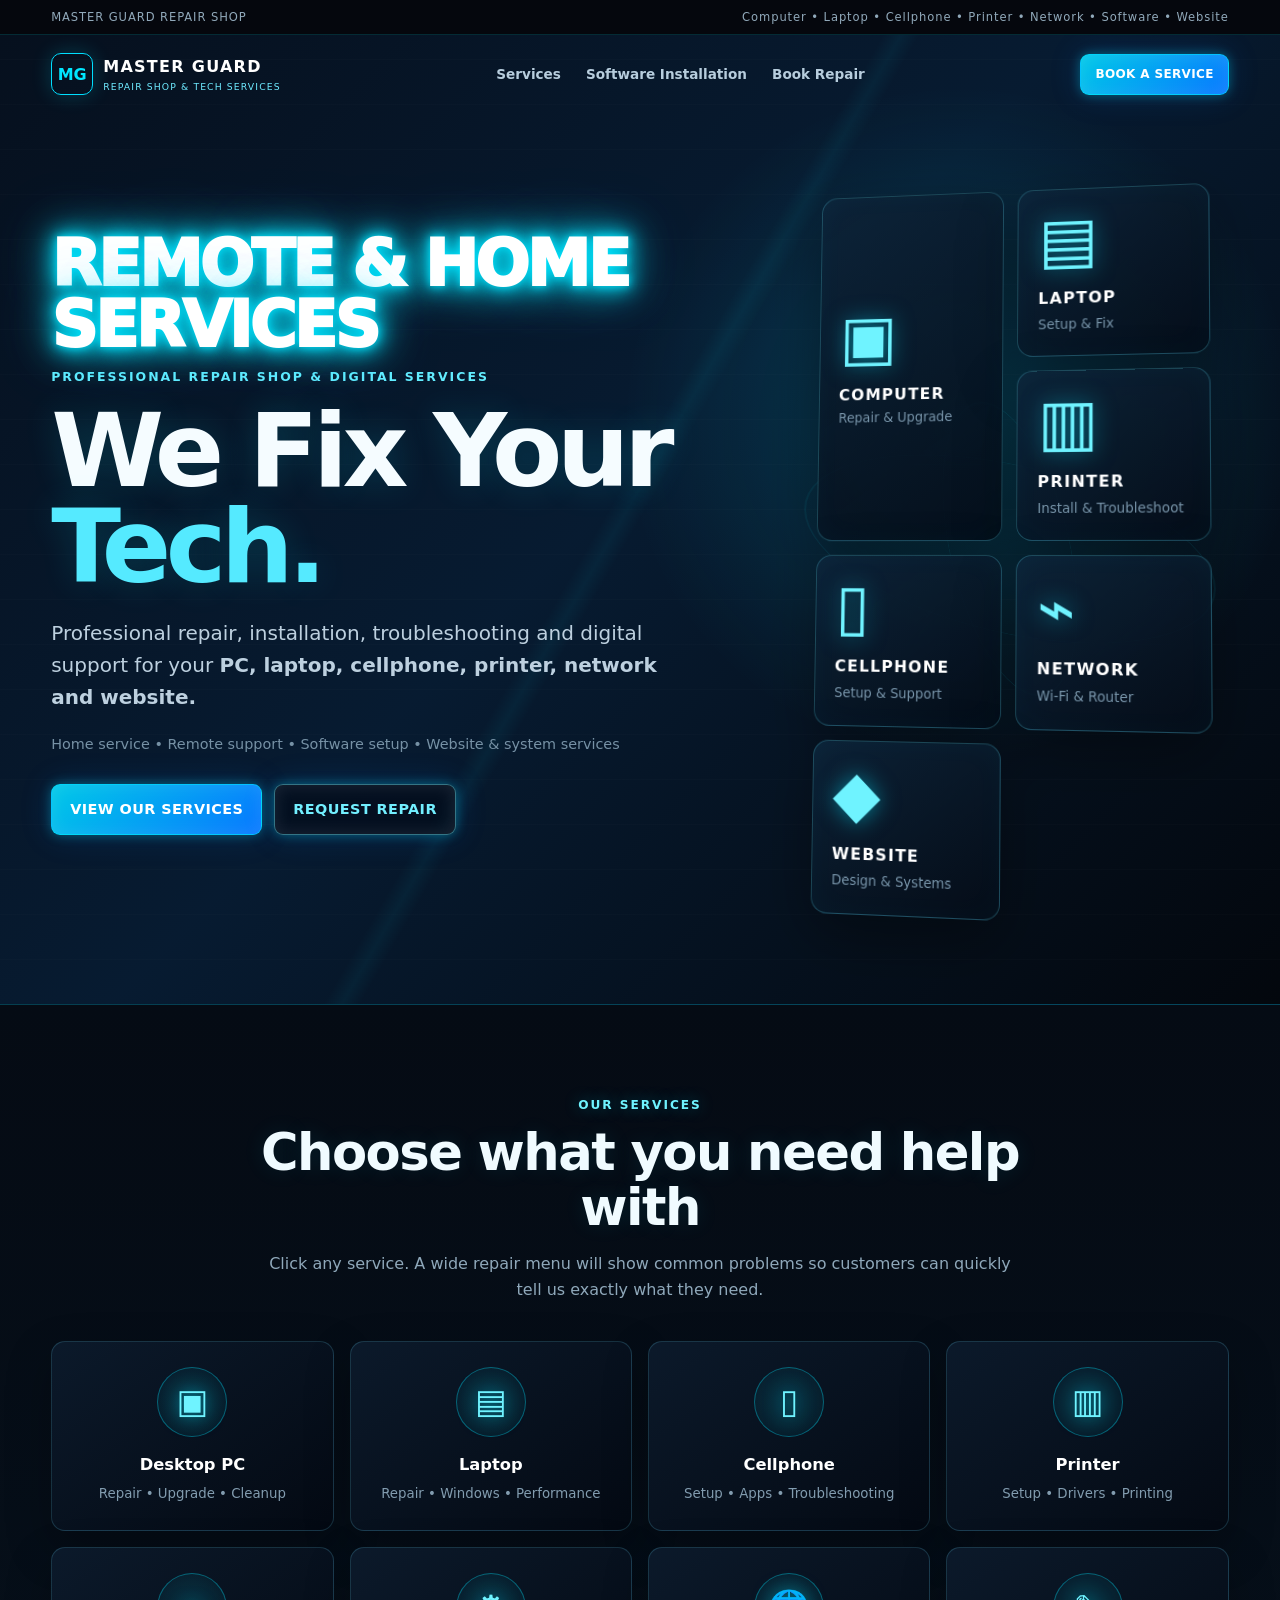
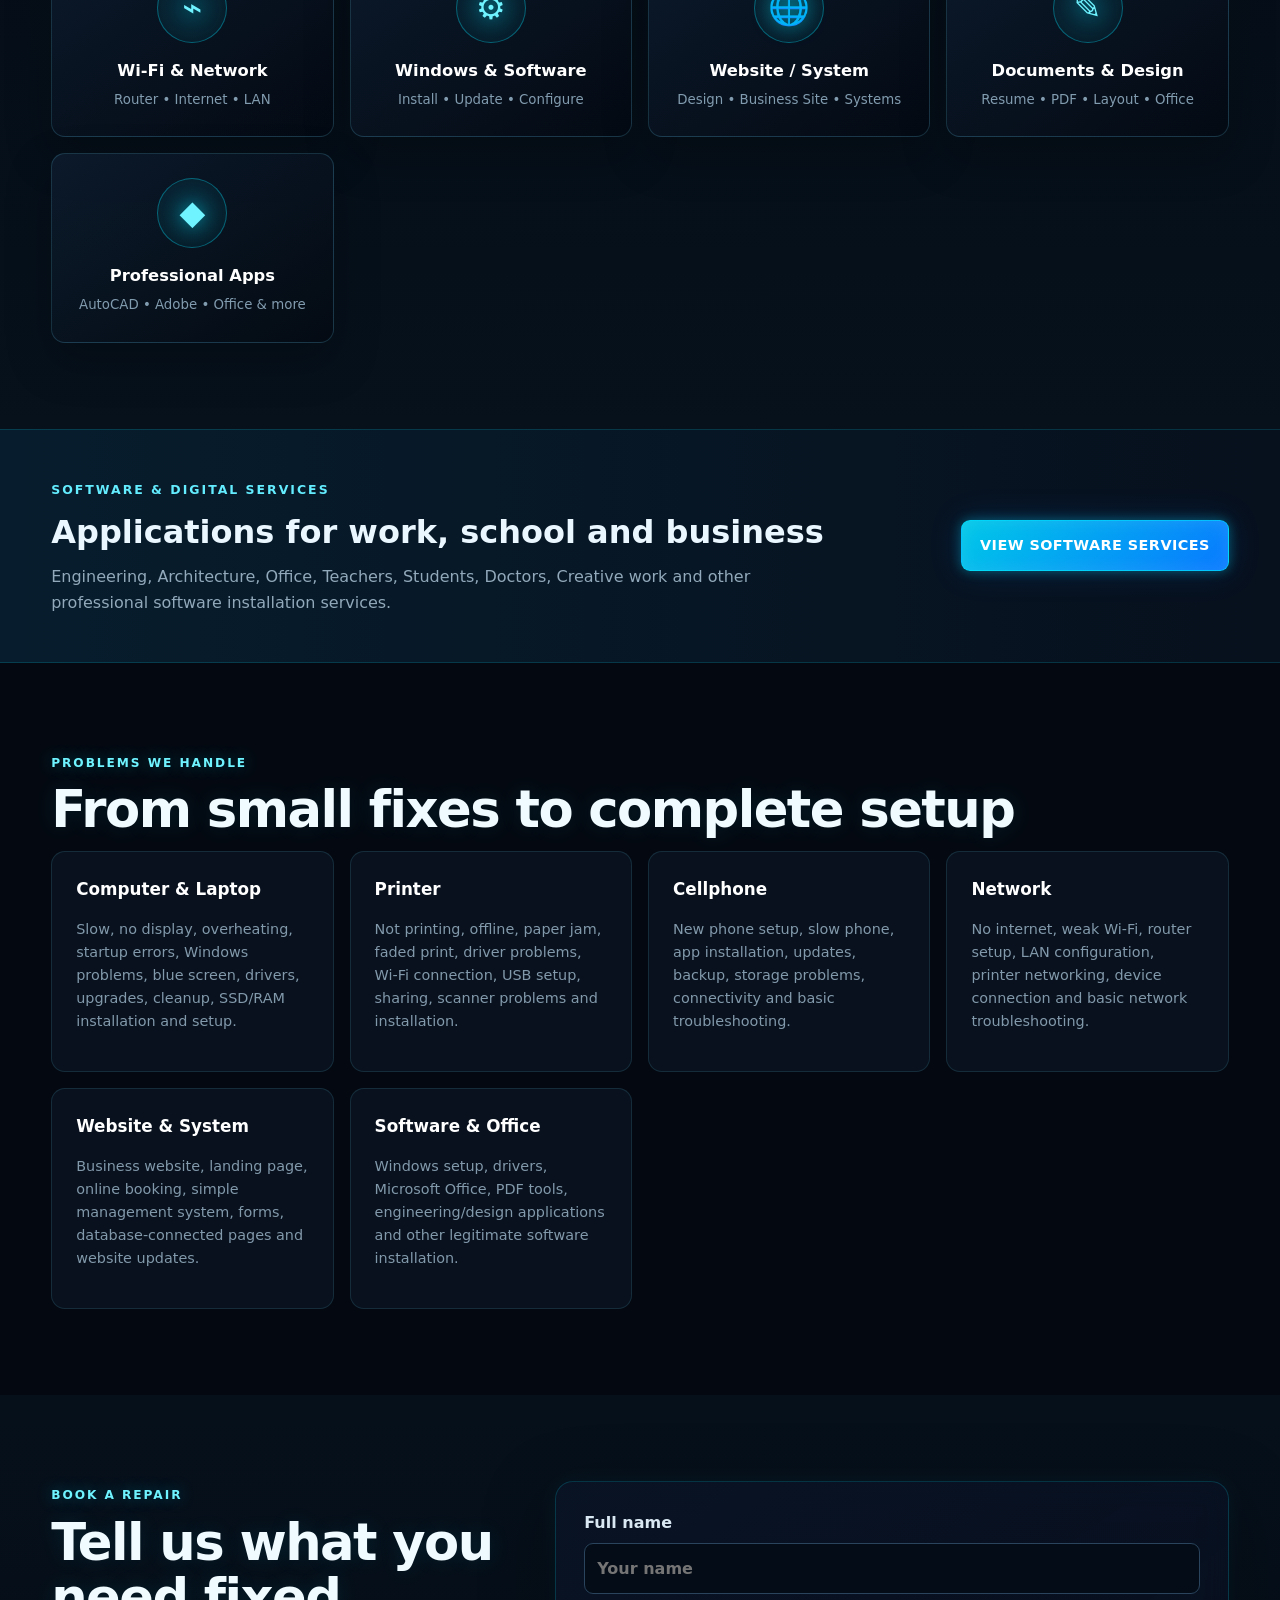
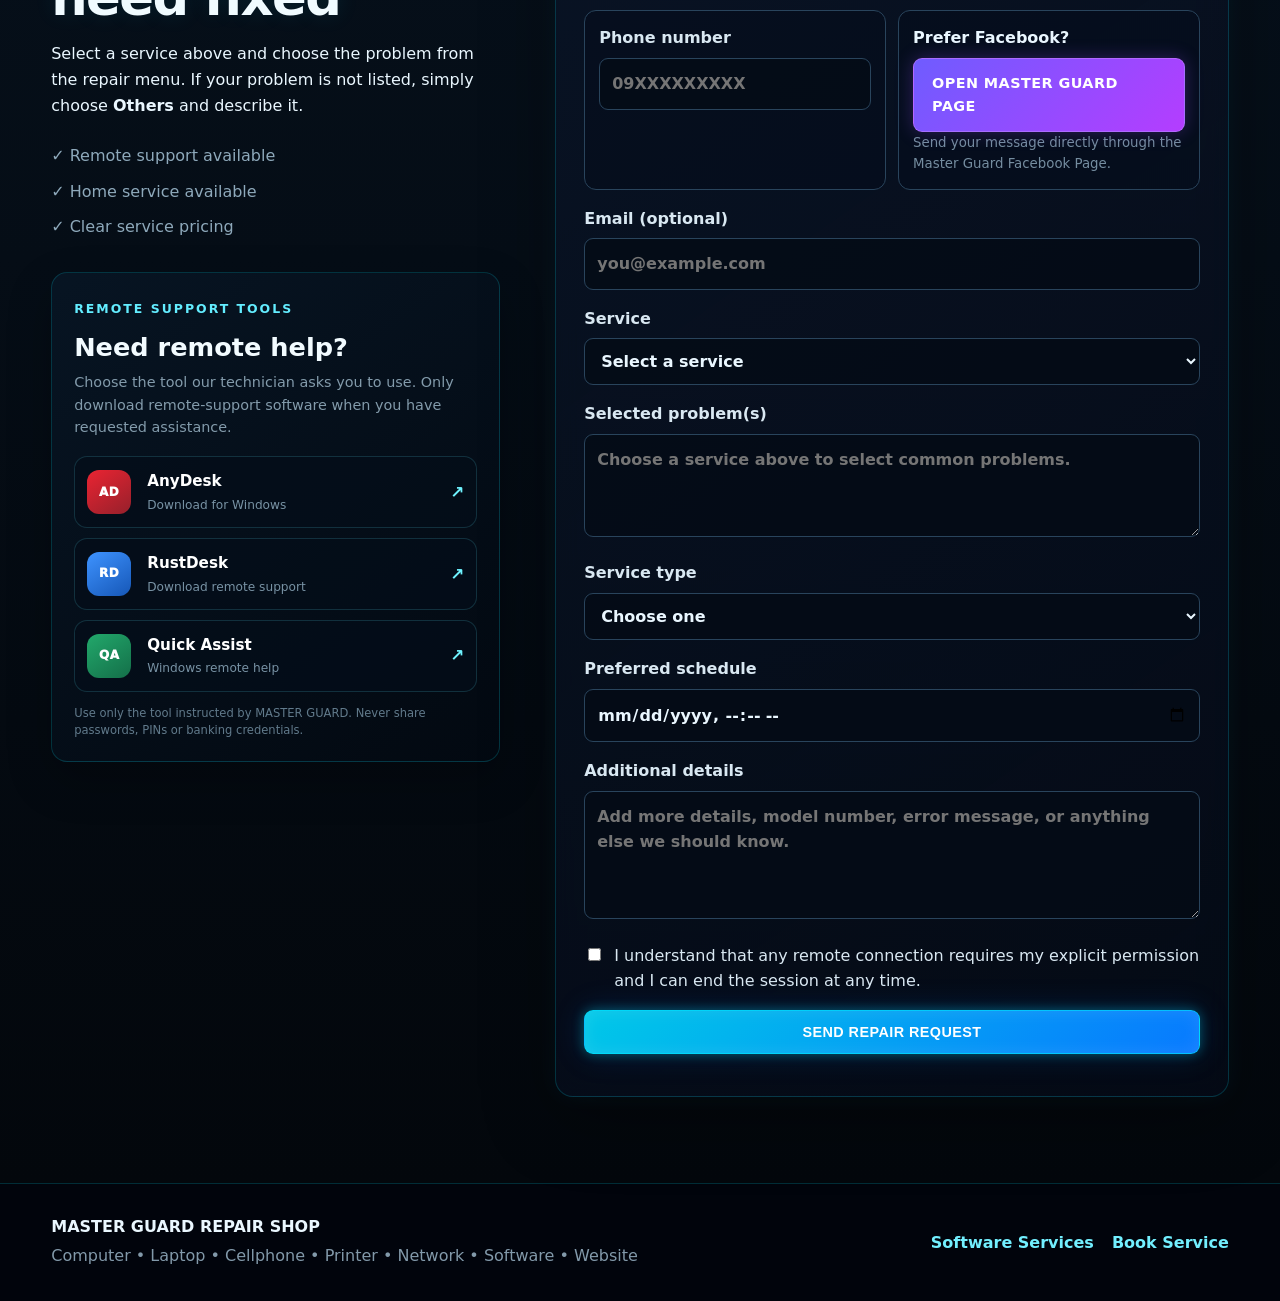
<file: index.html>
<!DOCTYPE html>
<html lang="en">
<head>
  <meta charset="UTF-8" />
  <meta name="viewport" content="width=device-width, initial-scale=1.0" />
  <meta name="description" content="Master Guard Repair Shop — cellphone, laptop, desktop PC, printer, Wi-Fi, software, website design and technical services." />
  <title>Master Guard | Professional Repair Shop & Tech Services</title>
  <link rel="stylesheet" href="style.css" />
  <link rel="stylesheet" href="neon.css" />
  <link rel="stylesheet" href="modal.css" />
</head>
<body>
  <div class="top-strip"><div class="container top-strip-inner"><span>MASTER GUARD REPAIR SHOP</span><span>Computer • Laptop • Cellphone • Printer • Network • Software • Website</span></div></div>

  <header class="shop-hero">
    <nav class="nav container">
      <a class="brand-lockup" href="index.html"><span class="brand-mark">MG</span><span><strong>MASTER GUARD</strong><small>REPAIR SHOP & TECH SERVICES</small></span></a>
      <div class="nav-links"><a href="#services">Services</a><a href="services.html">Software Installation</a><a href="#booking">Book Repair</a></div>
      <a class="btn btn-small" href="#booking">BOOK A SERVICE</a>
    </nav>

    <div class="container hero-main">
      <div class="hero-copy">
        <span class="service-mode">REMOTE & HOME SERVICES</span>
        <span class="eyebrow">PROFESSIONAL REPAIR SHOP & DIGITAL SERVICES</span>
        <h1>We Fix Your <span class="accent-text">Tech.</span></h1>
        <p class="hero-subtitle">Professional repair, installation, troubleshooting and digital support for your <strong>PC, laptop, cellphone, printer, network and website.</strong></p>
        <p class="hero-note">Home service • Remote support • Software setup • Website & system services</p>
        <div class="hero-actions"><a class="btn" href="#services">VIEW OUR SERVICES</a><a class="btn btn-secondary" href="#booking">REQUEST REPAIR</a></div>
      </div>
      <div class="hero-device-panel">
        <div class="device-orbit orbit-one"></div><div class="device-orbit orbit-two"></div>
        <div class="device-grid">
          <div class="device-tile main-device"><span class="device-icon">▣</span><b>COMPUTER</b><small>Repair & Upgrade</small></div>
          <div class="device-tile"><span class="device-icon">▤</span><b>LAPTOP</b><small>Setup & Fix</small></div>
          <div class="device-tile"><span class="device-icon">▥</span><b>PRINTER</b><small>Install & Troubleshoot</small></div>
          <div class="device-tile"><span class="device-icon">▯</span><b>CELLPHONE</b><small>Setup & Support</small></div>
          <div class="device-tile"><span class="device-icon">⌁</span><b>NETWORK</b><small>Wi-Fi & Router</small></div>
          <div class="device-tile"><span class="device-icon">◆</span><b>WEBSITE</b><small>Design & Systems</small></div>
        </div>
      </div>
    </div>
  </header>

  <main>
    <section id="services" class="section services-showcase">
      <div class="container">
        <div class="section-heading center-heading"><span>OUR SERVICES</span><h2>Choose what you need help with</h2><p>Click any service. A wide repair menu will show common problems so customers can quickly tell us exactly what they need.</p></div>
        <div class="service-wheel">
          <button class="service-card" type="button" data-service="Desktop PC Repair"><span class="service-symbol">▣</span><strong>Desktop PC</strong><small>Repair • Upgrade • Cleanup</small></button>
          <button class="service-card" type="button" data-service="Laptop Repair"><span class="service-symbol">▤</span><strong>Laptop</strong><small>Repair • Windows • Performance</small></button>
          <button class="service-card" type="button" data-service="Cellphone / Mobile"><span class="service-symbol">▯</span><strong>Cellphone</strong><small>Setup • Apps • Troubleshooting</small></button>
          <button class="service-card" type="button" data-service="Printer Setup / Troubleshooting"><span class="service-symbol">▥</span><strong>Printer</strong><small>Setup • Drivers • Printing</small></button>
          <button class="service-card" type="button" data-service="Wi-Fi / Network"><span class="service-symbol">⌁</span><strong>Wi-Fi & Network</strong><small>Router • Internet • LAN</small></button>
          <button class="service-card" type="button" data-service="Windows / Software Setup"><span class="service-symbol">⚙</span><strong>Windows & Software</strong><small>Install • Update • Configure</small></button>
          <button class="service-card" type="button" data-service="Website Design / System"><span class="service-symbol">🌐</span><strong>Website / System</strong><small>Design • Business Site • Systems</small></button>
          <button class="service-card" type="button" data-service="Documents / Design"><span class="service-symbol">✎</span><strong>Documents & Design</strong><small>Resume • PDF • Layout • Office</small></button>
          <a class="service-card service-link" href="services.html"><span class="service-symbol">◆</span><strong>Professional Apps</strong><small>AutoCAD • Adobe • Office & more</small></a>
        </div>
      </div>
    </section>

    <section class="service-banner"><div class="container banner-inner"><div><span class="eyebrow">SOFTWARE & DIGITAL SERVICES</span><h2>Applications for work, school and business</h2><p>Engineering, Architecture, Office, Teachers, Students, Doctors, Creative work and other professional software installation services.</p></div><a class="btn" href="services.html">VIEW SOFTWARE SERVICES</a></div></section>

    <section class="section repair-list"><div class="container"><div class="section-heading"><span>PROBLEMS WE HANDLE</span><h2>From small fixes to complete setup</h2></div><div class="repair-grid"><div><b>Computer & Laptop</b><p>Slow, no display, overheating, startup errors, Windows problems, blue screen, drivers, upgrades, cleanup, SSD/RAM installation and setup.</p></div><div><b>Printer</b><p>Not printing, offline, paper jam, faded print, driver problems, Wi-Fi connection, USB setup, sharing, scanner problems and installation.</p></div><div><b>Cellphone</b><p>New phone setup, slow phone, app installation, updates, backup, storage problems, connectivity and basic troubleshooting.</p></div><div><b>Network</b><p>No internet, weak Wi-Fi, router setup, LAN configuration, printer networking, device connection and basic network troubleshooting.</p></div><div><b>Website & System</b><p>Business website, landing page, online booking, simple management system, forms, database-connected pages and website updates.</p></div><div><b>Software & Office</b><p>Windows setup, drivers, Microsoft Office, PDF tools, engineering/design applications and other legitimate software installation.</p></div></div></div></section>

    <section id="booking" class="section booking-section"><div class="container booking-grid"><div><div class="section-heading"><span>BOOK A REPAIR</span><h2>Tell us what you need fixed</h2></div><p>Select a service above and choose the problem from the repair menu. If your problem is not listed, simply choose <strong>Others</strong> and describe it.</p><div class="quick-contact"><span>✓ Remote support available</span><span>✓ Home service available</span><span>✓ Clear service pricing</span></div>

        <div class="remote-tools" aria-label="Remote support tools">
          <div class="remote-tools-heading">
            <span class="eyebrow">REMOTE SUPPORT TOOLS</span>
            <h3>Need remote help?</h3>
            <p>Choose the tool our technician asks you to use. Only download remote-support software when you have requested assistance.</p>
          </div>
          <div class="remote-tool-grid">
            <a class="remote-tool-card" href="https://anydesk.com/en/downloads/windows" target="_blank" rel="noopener noreferrer">
              <span class="remote-tool-icon anydesk-icon">AD</span>
              <span><strong>AnyDesk</strong><small>Download for Windows</small></span>
              <b>↗</b>
            </a>
            <a class="remote-tool-card" href="https://rustdesk.com/download/" target="_blank" rel="noopener noreferrer">
              <span class="remote-tool-icon rustdesk-icon">RD</span>
              <span><strong>RustDesk</strong><small>Download remote support</small></span>
              <b>↗</b>
            </a>
            <a class="remote-tool-card" href="https://apps.microsoft.com/detail/9p7bp5vnw4bb" target="_blank" rel="noopener noreferrer">
              <span class="remote-tool-icon quickassist-icon">QA</span>
              <span><strong>Quick Assist</strong><small>Windows remote help</small></span>
              <b>↗</b>
            </a>
          </div>
          <small class="remote-tools-note">Use only the tool instructed by MASTER GUARD. Never share passwords, PINs or banking credentials.</small>
        </div>
      </div>
      <form id="bookingForm" class="form">
        <label>Full name<input id="name" name="name" type="text" maxlength="100" required placeholder="Your name" /></label>
        <div class="contact-choice"><div class="phone-choice"><label>Phone number<input id="contact" name="contact" type="tel" maxlength="30" required placeholder="09XXXXXXXXX" /></label></div><div class="messenger-choice"><span class="choice-label">Prefer Facebook?</span><a class="btn messenger-btn" href="https://www.facebook.com/MasterGuardOfficial" target="_blank" rel="noopener">OPEN MASTER GUARD PAGE</a><small>Send your message directly through the Master Guard Facebook Page.</small></div></div>
        <label>Email (optional)<input id="email" name="email" type="email" maxlength="120" placeholder="you@example.com" /></label>
        <label>Service<select id="service" name="service" required><option value="">Select a service</option><option>Desktop PC Repair</option><option>Laptop Repair</option><option>Cellphone / Mobile</option><option>Printer Setup / Troubleshooting</option><option>Wi-Fi / Network</option><option>Windows / Software Setup</option><option>Professional Software Installation</option><option>Website Design / System</option><option>Resume / CV / Documents</option><option>Poster / Menu / Layout</option><option>One-page Business Website</option><option>Other Digital Request</option></select></label>
        <label>Selected problem(s)<textarea id="problemSummary" name="problemSummary" rows="3" readonly placeholder="Choose a service above to select common problems."></textarea></label>
        <label>Service type<select id="serviceType" name="serviceType" required><option value="">Choose one</option><option>Remote Service</option><option>Home Service</option><option>Digital Work Only</option></select></label>
        <div id="locationBox" class="location-box" hidden><p><strong>Home Service location (optional)</strong><br><small>Tap only if you want to share your current pin.</small></p><button id="shareLocationBtn" class="btn btn-secondary" type="button">Share My Location</button><div id="locationStatus" class="location-status"></div></div>
        <label>Preferred schedule<input id="schedule" name="schedule" type="datetime-local" /></label>
        <label>Additional details<textarea id="details" name="details" rows="4" maxlength="1500" required placeholder="Add more details, model number, error message, or anything else we should know."></textarea></label>
        <label class="check"><input id="consent" type="checkbox" required /><span>I understand that any remote connection requires my explicit permission and I can end the session at any time.</span></label>
        <button id="submitBtn" class="btn full" type="submit">SEND REPAIR REQUEST</button><div id="formMessage" class="form-message" aria-live="polite"></div>
      </form>
    </div></section>
  </main>

  <div id="problemModal" class="problem-modal" hidden aria-hidden="true">
    <div class="problem-backdrop" data-close-problems></div>
    <section class="problem-dialog" role="dialog" aria-modal="true" aria-labelledby="problemTitle">
      <div class="problem-header"><div><span class="eyebrow">SERVICE DIAGNOSTIC MENU</span><h2 id="problemTitle">Choose your problem</h2><p id="problemSubtitle">Select one or more problems. Choose Others if you cannot find yours.</p></div><button type="button" class="modal-close" data-close-problems aria-label="Close">×</button></div>
      <div id="problemOptions" class="problem-options"></div>
      <div class="other-problem-wrap"><label><input id="otherProblem" type="checkbox" /> <strong>Others</strong> — my problem is not listed</label><input id="otherProblemText" type="text" maxlength="300" placeholder="Type your problem here..." disabled /></div>
      <div class="problem-footer"><span id="problemCount">0 selected</span><div><button type="button" class="btn btn-secondary" data-close-problems>Cancel</button><button type="button" id="confirmProblems" class="btn">CONTINUE WITH SELECTED PROBLEMS</button></div></div>
    </section>
  </div>

  <footer><div class="container footer-inner"><div><strong>MASTER GUARD REPAIR SHOP</strong><p>Computer • Laptop • Cellphone • Printer • Network • Software • Website</p></div><div class="footer-links"><a href="services.html">Software Services</a><a href="#booking">Book Service</a></div></div></footer>
  <script src="script.js"></script>
</body>
</html>
</file>
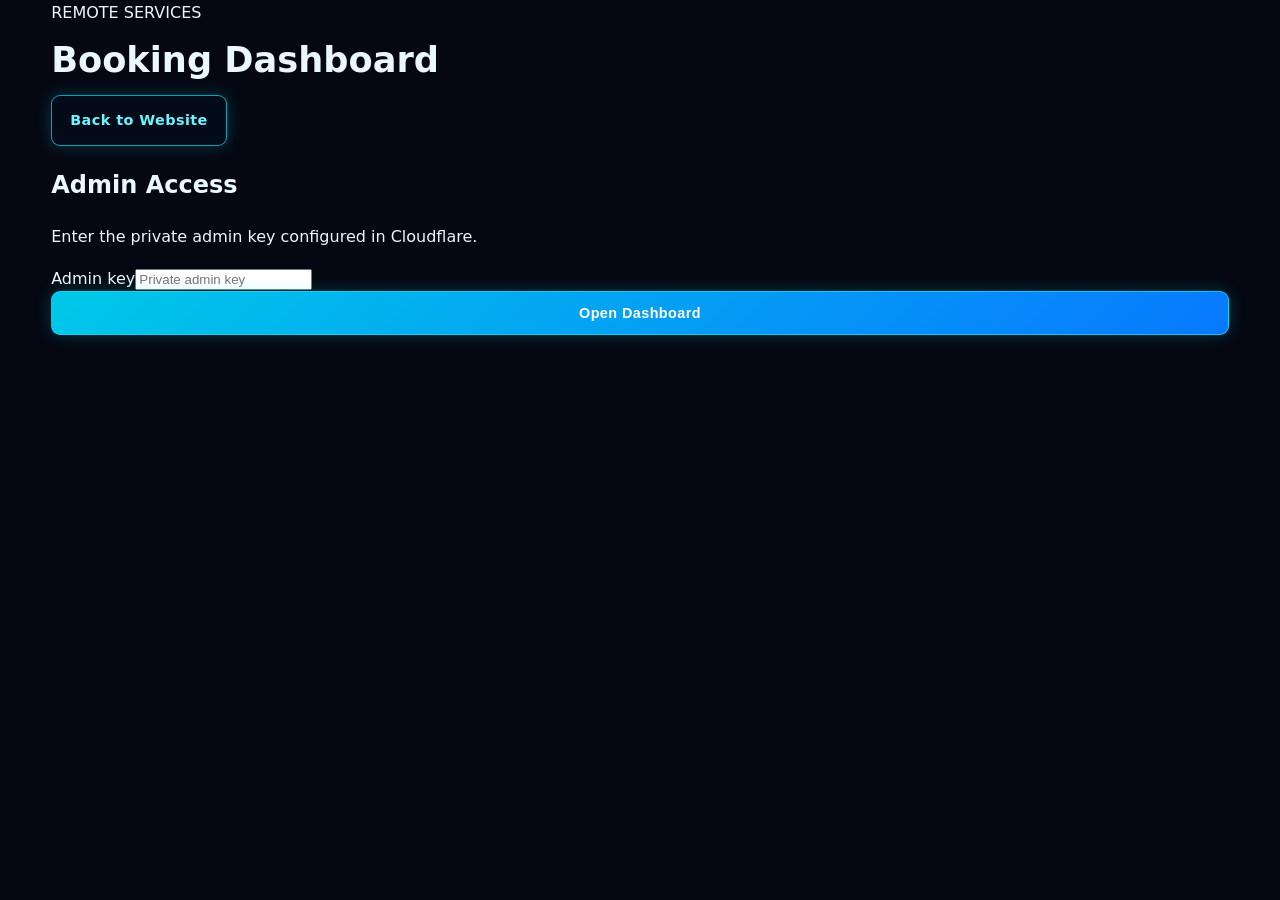
<file: admin.html>
<!DOCTYPE html>
<html lang="en">
<head>
  <meta charset="UTF-8" />
  <meta name="viewport" content="width=device-width, initial-scale=1.0" />
  <meta name="robots" content="noindex,nofollow" />
  <title>Remote Services Admin</title>
  <link rel="stylesheet" href="style.css" />
</head>
<body>
  <main class="admin-shell">
    <div class="container">
      <div class="admin-top">
        <div><div class="brand">REMOTE SERVICES</div><h1 style="font-size:2.2rem;margin:.4rem 0">Booking Dashboard</h1></div>
        <a class="btn btn-secondary" href="/">Back to Website</a>
      </div>

      <section id="loginPanel" class="admin-panel admin-login">
        <h2>Admin Access</h2>
        <p>Enter the private admin key configured in Cloudflare.</p>
        <label>Admin key<input id="adminKey" type="password" autocomplete="current-password" placeholder="Private admin key" /></label>
        <button id="loginBtn" class="btn full" type="button">Open Dashboard</button>
        <div id="loginMessage" class="form-message"></div>
      </section>

      <section id="dashboardPanel" class="admin-panel" hidden>
        <div class="admin-top">
          <div><h2 style="margin:0">Bookings</h2><div id="bookingCount" class="booking-meta"></div></div>
          <div class="booking-actions"><button id="refreshBtn" type="button">Refresh</button><button id="clearAllBtn" type="button">Clear All</button><button id="logoutBtn" type="button">Lock</button></div>
        </div>

        <div id="bookingStats" class="admin-stats"></div>

        <div class="admin-filters">
          <input id="searchInput" type="search" placeholder="Search name, reference, service, or contact..." autocomplete="off" />
          <select id="statusFilter">
            <option value="">All statuses</option>
            <option>New</option><option>Contacted</option><option>Scheduled</option><option>In Progress</option><option>Done</option><option>Cancelled</option>
          </select>
          <select id="typeFilter">
            <option value="">All service types</option>
            <option>Remote Service</option><option>Home Service</option><option>Digital Work Only</option>
          </select>
        </div>

        <div id="bookingList" class="booking-list"></div>
      </section>
    </div>
  </main>
  <script src="admin.js"></script>
</body>
</html>
</file>
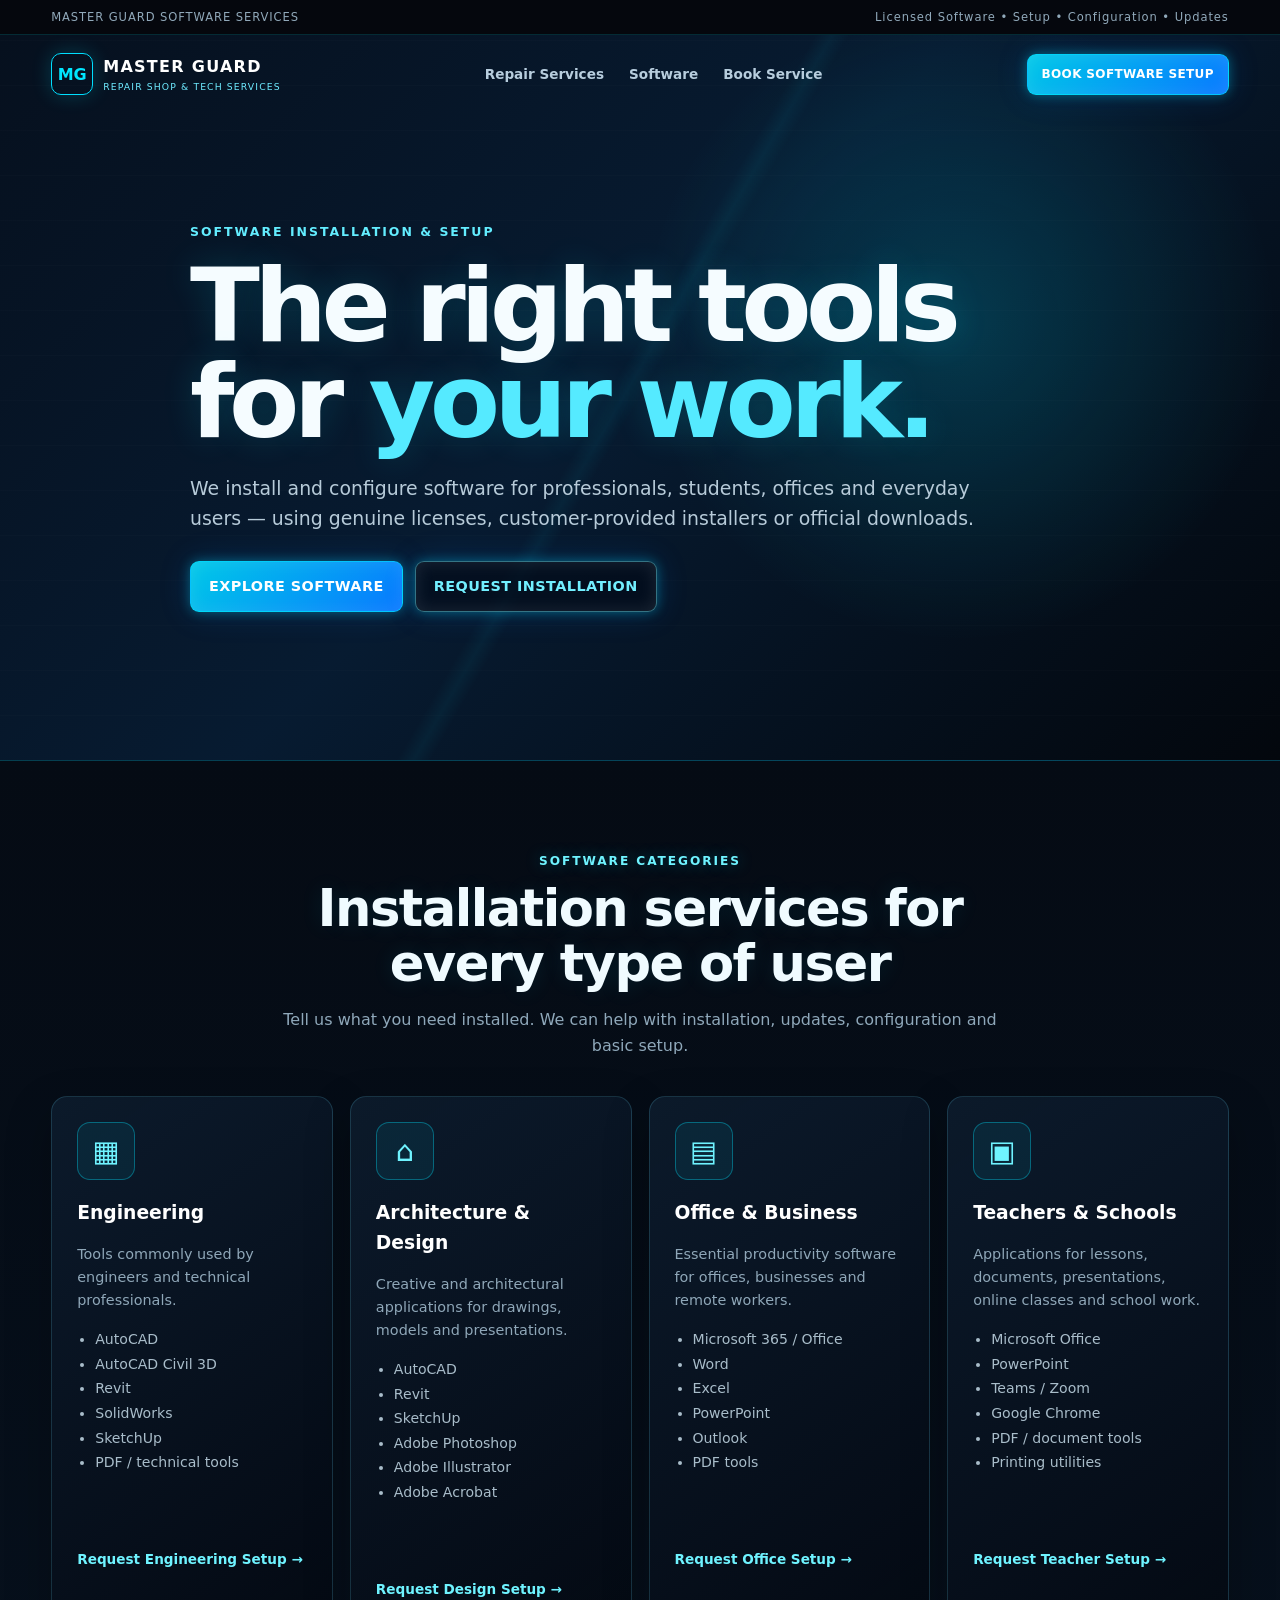
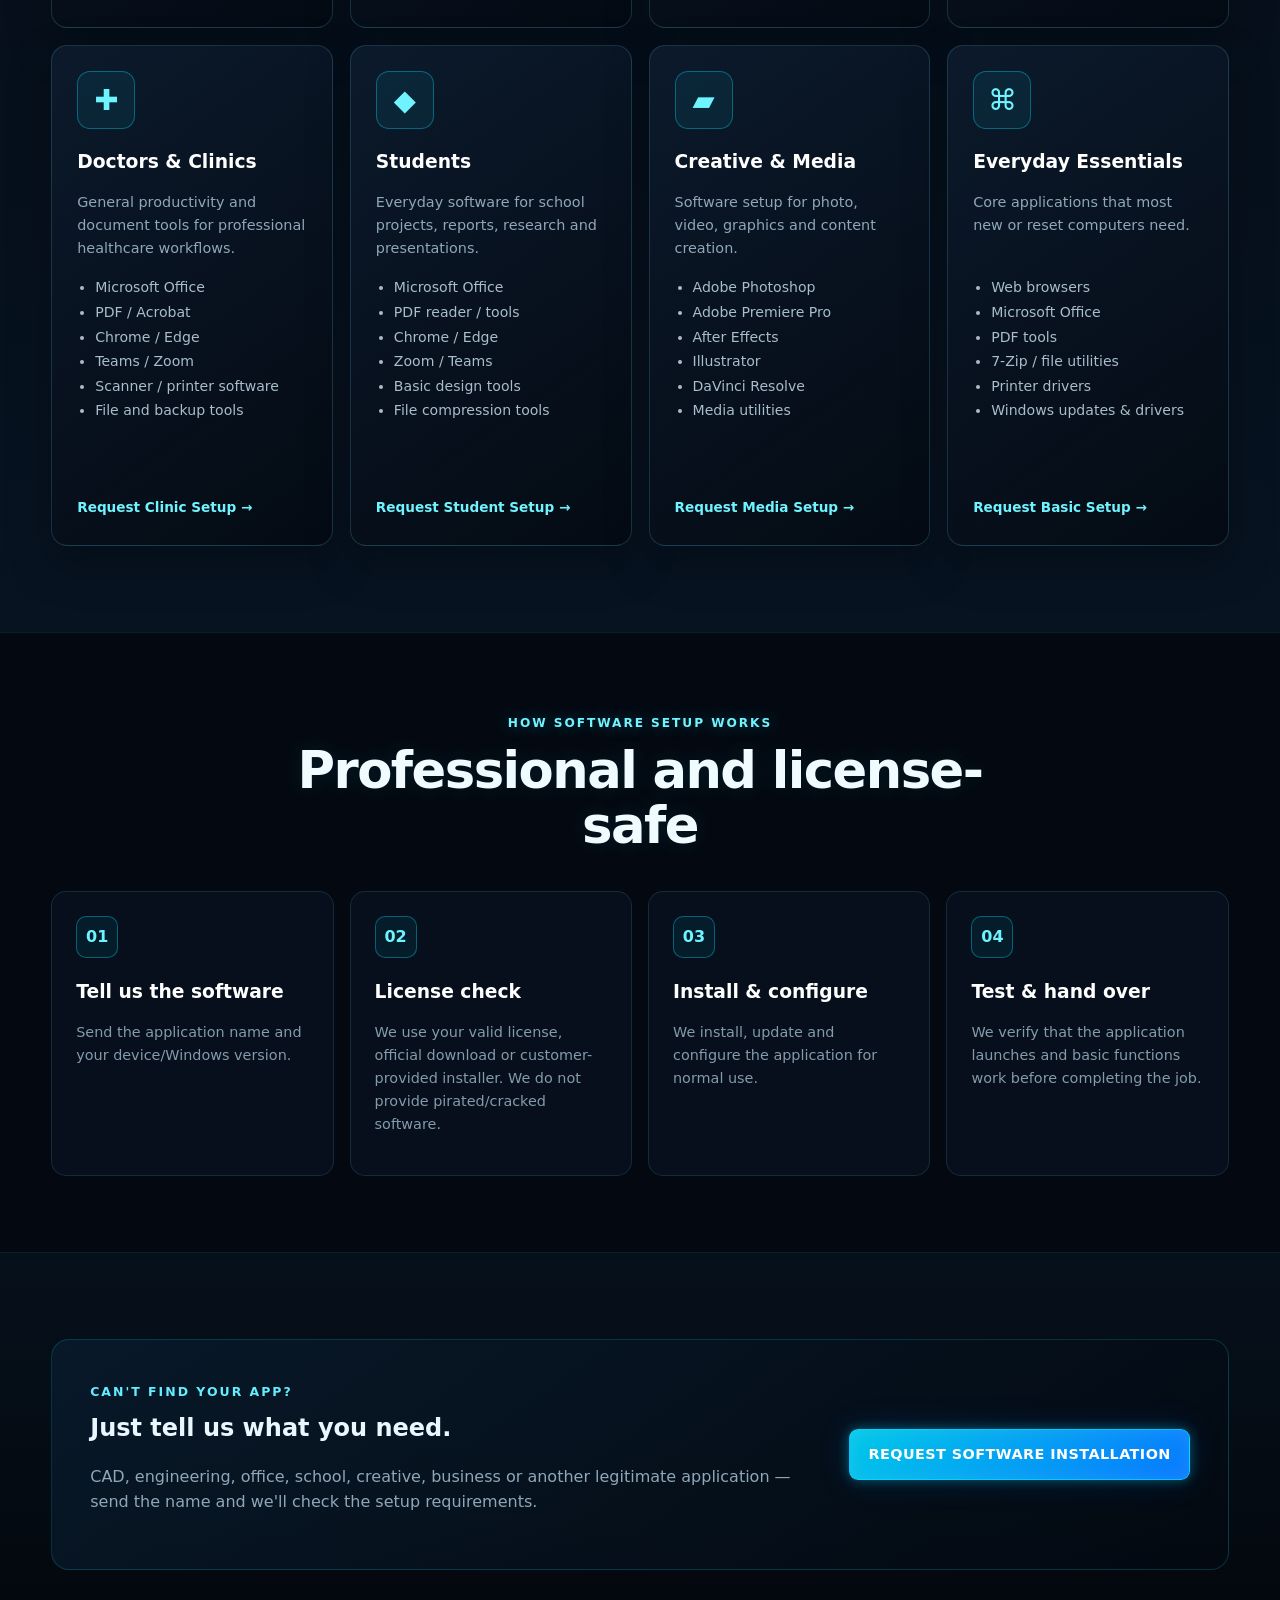
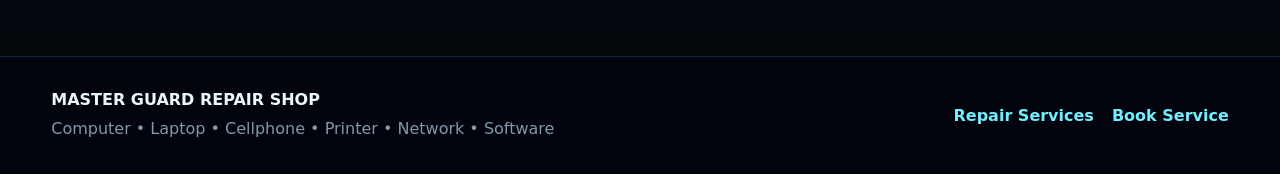
<file: services.html>
<!DOCTYPE html>
<html lang="en">
<head>
  <meta charset="UTF-8" />
  <meta name="viewport" content="width=device-width, initial-scale=1.0" />
  <meta name="description" content="Master Guard software installation services for engineers, architects, teachers, doctors, students, offices and everyday users." />
  <title>Master Guard | Software Installation Services</title>
  <link rel="stylesheet" href="style.css" />
  <link rel="stylesheet" href="neon.css" />
</head>
<body>
  <div class="top-strip"><div class="container top-strip-inner"><span>MASTER GUARD SOFTWARE SERVICES</span><span>Licensed Software • Setup • Configuration • Updates</span></div></div>
  <header class="software-hero"><nav class="nav container"><a class="brand-lockup" href="index.html"><span class="brand-mark">MG</span><span><strong>MASTER GUARD</strong><small>REPAIR SHOP & TECH SERVICES</small></span></a><div class="nav-links"><a href="index.html#services">Repair Services</a><a href="services.html">Software</a><a href="index.html#booking">Book Service</a></div><a class="btn btn-small" href="index.html#booking">BOOK SOFTWARE SETUP</a></nav><div class="container software-hero-copy"><span class="eyebrow">SOFTWARE INSTALLATION & SETUP</span><h1>The right tools for <span class="accent-text">your work.</span></h1><p>We install and configure software for professionals, students, offices and everyday users — using genuine licenses, customer-provided installers or official downloads.</p><div class="hero-actions"><a class="btn" href="#software">EXPLORE SOFTWARE</a><a class="btn btn-secondary" href="index.html#booking">REQUEST INSTALLATION</a></div></div></header>

  <main>
    <section id="software" class="section software-section"><div class="container"><div class="section-heading center-heading"><span>SOFTWARE CATEGORIES</span><h2>Installation services for every type of user</h2><p>Tell us what you need installed. We can help with installation, updates, configuration and basic setup.</p></div>
      <div class="software-grid">
        <article class="software-card"><div class="software-icon">▦</div><h3>Engineering</h3><p>Tools commonly used by engineers and technical professionals.</p><ul><li>AutoCAD</li><li>AutoCAD Civil 3D</li><li>Revit</li><li>SolidWorks</li><li>SketchUp</li><li>PDF / technical tools</li></ul><a href="index.html#booking">Request Engineering Setup →</a></article>
        <article class="software-card"><div class="software-icon">⌂</div><h3>Architecture & Design</h3><p>Creative and architectural applications for drawings, models and presentations.</p><ul><li>AutoCAD</li><li>Revit</li><li>SketchUp</li><li>Adobe Photoshop</li><li>Adobe Illustrator</li><li>Adobe Acrobat</li></ul><a href="index.html#booking">Request Design Setup →</a></article>
        <article class="software-card"><div class="software-icon">▤</div><h3>Office & Business</h3><p>Essential productivity software for offices, businesses and remote workers.</p><ul><li>Microsoft 365 / Office</li><li>Word</li><li>Excel</li><li>PowerPoint</li><li>Outlook</li><li>PDF tools</li></ul><a href="index.html#booking">Request Office Setup →</a></article>
        <article class="software-card"><div class="software-icon">▣</div><h3>Teachers & Schools</h3><p>Applications for lessons, documents, presentations, online classes and school work.</p><ul><li>Microsoft Office</li><li>PowerPoint</li><li>Teams / Zoom</li><li>Google Chrome</li><li>PDF / document tools</li><li>Printing utilities</li></ul><a href="index.html#booking">Request Teacher Setup →</a></article>
        <article class="software-card"><div class="software-icon">✚</div><h3>Doctors & Clinics</h3><p>General productivity and document tools for professional healthcare workflows.</p><ul><li>Microsoft Office</li><li>PDF / Acrobat</li><li>Chrome / Edge</li><li>Teams / Zoom</li><li>Scanner / printer software</li><li>File and backup tools</li></ul><a href="index.html#booking">Request Clinic Setup →</a></article>
        <article class="software-card"><div class="software-icon">◆</div><h3>Students</h3><p>Everyday software for school projects, reports, research and presentations.</p><ul><li>Microsoft Office</li><li>PDF reader / tools</li><li>Chrome / Edge</li><li>Zoom / Teams</li><li>Basic design tools</li><li>File compression tools</li></ul><a href="index.html#booking">Request Student Setup →</a></article>
        <article class="software-card"><div class="software-icon">▰</div><h3>Creative & Media</h3><p>Software setup for photo, video, graphics and content creation.</p><ul><li>Adobe Photoshop</li><li>Adobe Premiere Pro</li><li>After Effects</li><li>Illustrator</li><li>DaVinci Resolve</li><li>Media utilities</li></ul><a href="index.html#booking">Request Media Setup →</a></article>
        <article class="software-card"><div class="software-icon">⌘</div><h3>Everyday Essentials</h3><p>Core applications that most new or reset computers need.</p><ul><li>Web browsers</li><li>Microsoft Office</li><li>PDF tools</li><li>7-Zip / file utilities</li><li>Printer drivers</li><li>Windows updates & drivers</li></ul><a href="index.html#booking">Request Basic Setup →</a></article>
      </div>
    </div></section>

    <section class="software-process"><div class="container"><div class="section-heading center-heading"><span>HOW SOFTWARE SETUP WORKS</span><h2>Professional and license-safe</h2></div><div class="process-grid"><div><b>01</b><h3>Tell us the software</h3><p>Send the application name and your device/Windows version.</p></div><div><b>02</b><h3>License check</h3><p>We use your valid license, official download or customer-provided installer. We do not provide pirated/cracked software.</p></div><div><b>03</b><h3>Install & configure</h3><p>We install, update and configure the application for normal use.</p></div><div><b>04</b><h3>Test & hand over</h3><p>We verify that the application launches and basic functions work before completing the job.</p></div></div></div></section>

    <section class="section software-cta"><div class="container cta-box"><div><span class="eyebrow">CAN'T FIND YOUR APP?</span><h2>Just tell us what you need.</h2><p>CAD, engineering, office, school, creative, business or another legitimate application — send the name and we'll check the setup requirements.</p></div><a class="btn" href="index.html#booking">REQUEST SOFTWARE INSTALLATION</a></div></section>
  </main>
  <footer><div class="container footer-inner"><div><strong>MASTER GUARD REPAIR SHOP</strong><p>Computer • Laptop • Cellphone • Printer • Network • Software</p></div><div class="footer-links"><a href="index.html">Repair Services</a><a href="index.html#booking">Book Service</a></div></div></footer>
</body>
</html>
</file>
<file: style.css>
*{box-sizing:border-box}html{scroll-behavior:smooth}body{margin:0;font-family:Inter,system-ui,-apple-system,BlinkMacSystemFont,"Segoe UI",sans-serif;color:#eaf7ff;line-height:1.6;background:#050812}.container{width:min(1180px,92%);margin:auto}.top-strip{background:#05070d;border-bottom:1px solid rgba(0,229,255,.16);font-size:.72rem;letter-spacing:.08em;color:#91a9ba}.top-strip-inner{display:flex;justify-content:space-between;gap:20px;padding:8px 0}.shop-hero,.software-hero{min-height:620px;position:relative;overflow:hidden;background:radial-gradient(circle at 75% 40%,rgba(0,220,255,.18),transparent 30%),linear-gradient(135deg,#06101e 0%,#071b31 48%,#03070d 100%);border-bottom:1px solid rgba(0,229,255,.22)}.shop-hero:after,.software-hero:after{content:"";position:absolute;inset:0;pointer-events:none;background:linear-gradient(120deg,transparent 0 48%,rgba(0,229,255,.05) 49%,transparent 50%),repeating-linear-gradient(0deg,transparent 0 44px,rgba(255,255,255,.025) 45px)}.nav{position:relative;z-index:3;display:flex;align-items:center;justify-content:space-between;gap:22px;padding:18px 0}.brand-lockup{display:flex;align-items:center;gap:10px;text-decoration:none;color:#fff}.brand-lockup strong{display:block;font-size:1rem;letter-spacing:.08em}.brand-lockup small{display:block;color:#6eeaff;font-size:.58rem;letter-spacing:.12em}.brand-mark{display:grid;place-items:center;width:42px;height:42px;border:1px solid #00dfff;border-radius:10px;color:#00e6ff;font-weight:900;box-shadow:0 0 20px rgba(0,229,255,.2)}.nav-links{display:flex;gap:25px}.nav-links a{color:#b7cddd;text-decoration:none;font-size:.85rem;font-weight:700}.nav-links a:hover{color:#6ff3ff}.hero-main{position:relative;z-index:2;display:grid;grid-template-columns:1.05fr .95fr;align-items:center;gap:60px;padding:70px 0 90px}.hero-copy{max-width:700px}.service-mode{display:block;width:max-content;max-width:100%;margin-bottom:7px;color:#fff;font-size:clamp(2.4rem,5vw,4.2rem);font-weight:950;letter-spacing:-.045em;line-height:.95;padding:0;border:0;background:none;text-shadow:0 0 8px rgba(0,229,255,.9),0 0 20px rgba(0,229,255,.8),0 0 42px rgba(0,229,255,.55),0 0 75px rgba(0,229,255,.3);filter:drop-shadow(0 0 10px rgba(0,229,255,.45))}.eyebrow{display:inline-block;color:#63edff;font-size:.78rem;font-weight:900;letter-spacing:.16em}.hero-copy h1,.software-hero-copy h1{font-size:clamp(3.4rem,8vw,6.5rem);line-height:.94;margin:14px 0 22px;letter-spacing:-.055em;color:#f5fcff;text-shadow:0 0 35px rgba(0,229,255,.16)}.accent-text{color:#55eaff}.hero-subtitle{font-size:1.25rem;color:#bdd0df;max-width:650px}.hero-note{font-size:.9rem;color:#7691a5}.hero-actions{display:flex;gap:12px;flex-wrap:wrap;margin:28px 0}.btn{display:inline-flex;align-items:center;justify-content:center;border:1px solid rgba(0,229,255,.7);border-radius:9px;background:linear-gradient(135deg,#00c8e8,#0879ff);color:#fff;text-decoration:none;padding:13px 18px;font-weight:900;cursor:pointer;font-size:.9rem;letter-spacing:.03em;box-shadow:0 0 16px rgba(0,229,255,.22);transition:.2s}.btn:hover{transform:translateY(-2px);filter:brightness(1.1);box-shadow:0 0 26px rgba(0,229,255,.4)}.btn-secondary{background:rgba(5,15,28,.65);color:#6ff3ff}.btn-small{padding:10px 14px;font-size:.75rem}.full{width:100%}.hero-device-panel{min-height:390px;position:relative;display:grid;place-items:center}.device-grid{position:relative;z-index:2;display:grid;grid-template-columns:1fr 1fr;gap:14px;width:min(490px,100%);transform:perspective(900px) rotateY(-6deg) rotateX(3deg)}.device-tile{min-height:140px;border:1px solid rgba(91,232,255,.25);border-radius:16px;padding:20px;background:linear-gradient(145deg,rgba(12,34,55,.92),rgba(4,11,22,.9));box-shadow:0 22px 60px rgba(0,0,0,.35),inset 0 0 30px rgba(0,229,255,.03)}.main-device{grid-row:span 2;min-height:294px;display:flex;flex-direction:column;justify-content:center}.device-icon{display:block;font-size:4rem;line-height:1;color:#6ff3ff;text-shadow:0 0 22px rgba(0,229,255,.5);margin-bottom:15px}.device-tile b{display:block;color:#fff;letter-spacing:.08em}.device-tile small{color:#7794a9}.device-orbit{position:absolute;border:1px solid rgba(0,229,255,.13);border-radius:50%;width:420px;height:420px}.orbit-one{transform:rotateX(66deg) rotateY(12deg)}.orbit-two{width:300px;height:300px;transform:rotateY(66deg) rotateX(12deg)}.section{padding:86px 0}.services-showcase{background:linear-gradient(#050b14,#06111c)}.section-heading span{color:#5deaff;font-size:.76rem;text-transform:uppercase;font-weight:900;letter-spacing:.16em}.section-heading h2{font-size:clamp(2rem,4vw,3.2rem);line-height:1.08;margin:8px 0 14px;color:#f2fbff;letter-spacing:-.03em}.section-heading p{color:#8fa8ba}.center-heading{text-align:center;max-width:760px;margin:0 auto 38px}.service-wheel{display:grid;grid-template-columns:repeat(4,1fr);gap:16px}.service-card{min-height:190px;padding:24px 18px;text-align:center;text-decoration:none;color:#fff;border:1px solid rgba(105,220,255,.18);border-radius:14px;background:linear-gradient(145deg,rgba(12,27,44,.94),rgba(4,10,19,.94));box-shadow:0 18px 45px rgba(0,0,0,.26);transition:.22s}.service-card:hover{transform:translateY(-7px);border-color:rgba(0,229,255,.65);box-shadow:0 25px 55px rgba(0,0,0,.4),0 0 25px rgba(0,229,255,.12)}.service-symbol{display:grid;place-items:center;width:70px;height:70px;margin:0 auto 15px;border-radius:50%;font-size:2.1rem;color:#6ff3ff;border:1px solid rgba(0,229,255,.35);background:radial-gradient(circle,rgba(0,229,255,.16),rgba(0,229,255,.02));text-shadow:0 0 18px rgba(0,229,255,.5)}.service-card strong{display:block;font-size:1.02rem}.service-card small{display:block;color:#829caf;margin-top:5px}.service-banner{padding:46px 0;background:linear-gradient(90deg,#071d2d,#07101d);border-top:1px solid rgba(0,229,255,.16);border-bottom:1px solid rgba(0,229,255,.16)}.banner-inner{display:flex;align-items:center;justify-content:space-between;gap:35px}.banner-inner h2{margin:6px 0;font-size:2rem}.banner-inner p{margin:0;color:#91a9ba;max-width:750px}.repair-list{background:#040911}.repair-grid{display:grid;grid-template-columns:repeat(4,1fr);gap:16px}.repair-grid>div{padding:24px;border:1px solid rgba(100,200,230,.15);border-radius:14px;background:rgba(10,20,34,.75)}.repair-grid b{color:#fff;font-size:1.05rem}.repair-grid p{color:#8299ab;font-size:.9rem}.booking-section{background:linear-gradient(180deg,#06101b,#03070c)}.booking-grid{display:grid;grid-template-columns:.8fr 1.2fr;gap:55px;align-items:start}.quick-contact{display:grid;gap:10px;margin-top:25px;color:#8ea9bb}.remote-tools{margin-top:32px;padding:22px;border:1px solid rgba(0,229,255,.18);border-radius:16px;background:linear-gradient(145deg,rgba(8,22,37,.88),rgba(3,9,17,.88));box-shadow:0 18px 45px rgba(0,0,0,.24)}.remote-tools-heading h3{margin:6px 0 4px;color:#f2fbff;font-size:1.6rem}.remote-tools-heading p{margin:0;color:#839bab;font-size:.9rem;line-height:1.55}.remote-tool-grid{display:grid;gap:10px;margin-top:18px}.remote-tool-card{display:grid;grid-template-columns:48px 1fr 24px;gap:12px;align-items:center;padding:12px;text-decoration:none;color:#fff;border:1px solid rgba(91,232,255,.16);border-radius:13px;background:rgba(5,14,25,.76);transition:.2s}.remote-tool-card:hover{transform:translateY(-2px);border-color:rgba(0,229,255,.55);background:rgba(7,21,34,.92)}.remote-tool-card strong{display:block;font-size:.95rem}.remote-tool-card small{display:block;color:#7892a4;margin-top:2px;font-size:.76rem}.remote-tool-card>b{justify-self:end;color:#6ff3ff;font-size:1.05rem}.remote-tool-icon{width:44px;height:44px;display:grid;place-items:center;border-radius:12px;font-size:.75rem;font-weight:950;letter-spacing:.04em}.anydesk-icon{background:linear-gradient(145deg,#ea2432,#96202b);color:#fff}.rustdesk-icon{background:linear-gradient(145deg,#3e93ff,#1657b7);color:#fff}.quickassist-icon{background:linear-gradient(145deg,#22a86b,#146f49);color:#fff}.remote-tools-note{display:block;margin-top:13px;color:#617a8b;font-size:.72rem;line-height:1.5}.form{border-radius:18px;padding:28px;background:linear-gradient(145deg,rgba(10,22,38,.94),rgba(4,10,19,.9));border:1px solid rgba(0,229,255,.18);box-shadow:0 25px 75px rgba(0,0,0,.35)}.form label{display:block;font-weight:750;margin-bottom:16px;color:#d9e8f2}.form input,.form select,.form textarea{width:100%;margin-top:7px;border:1px solid #29445c;border-radius:9px;padding:12px;font:inherit;color:#eaf7ff;background:rgba(2,8,16,.9)}.form textarea{resize:vertical}.form input:focus,.form select:focus,.form textarea:focus{outline:none;border-color:#00dfff;box-shadow:0 0 0 3px rgba(0,223,255,.08)}.contact-choice{display:grid;grid-template-columns:1fr 1fr;gap:12px;margin-bottom:16px}.phone-choice,.messenger-choice{padding:14px;border:1px solid #29445c;border-radius:12px;background:rgba(5,14,28,.68)}.phone-choice label{margin-bottom:0}.messenger-choice{display:flex;flex-direction:column;justify-content:center}.choice-label{display:block;font-weight:800;margin-bottom:7px}.messenger-btn{width:100%;background:linear-gradient(135deg,#6f5cff,#b43dff);border-color:rgba(185,120,255,.7)}.messenger-choice small{color:#758da0}.location-box{margin:-2px 0 16px;padding:16px;border:1px dashed #32617e;border-radius:12px;background:rgba(6,24,40,.6)}.location-box p{margin-top:0}.location-status{margin-top:10px;font-weight:700;color:#6ff3ff}.check{display:flex!important;gap:10px;align-items:flex-start;font-weight:500!important}.check input{width:auto;margin-top:5px}.form-message{margin-top:14px;font-weight:700;color:#63edff;white-space:pre-line}.software-hero{min-height:520px}.software-hero-copy{position:relative;z-index:2;max-width:900px;padding:105px 0 120px}.software-hero-copy p{font-size:1.18rem;color:#b7cbd9;max-width:800px}.software-section{background:linear-gradient(#050b14,#071321)}.software-grid{display:grid;grid-template-columns:repeat(4,1fr);gap:17px}.software-card{padding:25px;border:1px solid rgba(105,220,255,.18);border-radius:16px;background:linear-gradient(145deg,rgba(12,27,44,.96),rgba(4,10,19,.94));box-shadow:0 18px 45px rgba(0,0,0,.25);transition:.22s}.software-card:hover{transform:translateY(-6px);border-color:rgba(0,229,255,.58);box-shadow:0 25px 60px rgba(0,0,0,.4),0 0 25px rgba(0,229,255,.1)}.software-icon{display:grid;place-items:center;width:58px;height:58px;border-radius:13px;border:1px solid rgba(0,229,255,.35);color:#6ff3ff;font-size:1.8rem;background:rgba(0,229,255,.07);margin-bottom:18px}.software-card h3{margin:0 0 7px;color:#fff}.software-card p{min-height:70px;color:#8fa7b8;font-size:.9rem}.software-card ul{padding-left:18px;color:#a9bdca;font-size:.88rem;line-height:1.75;min-height:205px}.software-card a{color:#6ff3ff;text-decoration:none;font-weight:850;font-size:.85rem}.software-process{padding:76px 0;background:#040911;border-top:1px solid rgba(0,229,255,.1);border-bottom:1px solid rgba(0,229,255,.1)}.process-grid{display:grid;grid-template-columns:repeat(4,1fr);gap:16px}.process-grid>div{padding:24px;border:1px solid rgba(100,200,230,.15);border-radius:15px;background:rgba(8,18,31,.8)}.process-grid b{display:inline-grid;place-items:center;width:42px;height:42px;border-radius:10px;color:#6ff3ff;border:1px solid rgba(0,229,255,.35);background:rgba(0,229,255,.07)}.process-grid h3{color:#fff;margin-bottom:7px}.process-grid p{color:#839bab;font-size:.9rem}.software-cta{background:linear-gradient(180deg,#06101b,#03070c)}.cta-box{display:flex;justify-content:space-between;align-items:center;gap:35px;padding:38px;border:1px solid rgba(0,229,255,.18);border-radius:18px;background:linear-gradient(145deg,rgba(9,26,43,.9),rgba(3,9,17,.9))}.cta-box h2{margin:6px 0}.cta-box p{color:#8fa7b8;max-width:720px}footer{background:#02050b;border-top:1px solid rgba(0,229,255,.18);padding:30px 0}.footer-inner{display:flex;justify-content:space-between;align-items:center;gap:20px}.footer-inner p{margin:3px 0;color:#8299aa}.footer-inner a{color:#70edff;text-decoration:none;font-weight:800;margin-left:18px}.footer-links a{display:inline-block}@media(max-width:900px){.hero-main{grid-template-columns:1fr;gap:25px;padding-top:50px}.hero-device-panel{min-height:330px}.service-wheel,.software-grid{grid-template-columns:repeat(2,1fr)}.repair-grid,.process-grid{grid-template-columns:1fr 1fr}.booking-grid{grid-template-columns:1fr}.nav-links{display:none}.cta-box{flex-direction:column;align-items:flex-start}}@media(max-width:620px){.top-strip-inner{flex-direction:column;gap:2px}.top-strip-inner span:last-child{display:none}.nav{padding:14px 0}.nav>.btn{display:none}.shop-hero,.software-hero{min-height:0}.hero-main{padding:42px 0 58px}.service-mode{font-size:clamp(2.15rem,10vw,3.4rem);letter-spacing:-.04em;white-space:normal}.hero-copy h1,.software-hero-copy h1{font-size:3.5rem}.hero-subtitle{font-size:1.05rem}.hero-device-panel{min-height:285px}.device-grid{gap:9px}.device-tile{min-height:110px;padding:14px}.main-device{min-height:229px}.device-icon{font-size:3rem}.device-orbit{width:280px;height:280px}.orbit-two{width:210px;height:210px}.service-wheel,.repair-grid,.contact-choice,.software-grid,.process-grid{grid-template-columns:1fr}.remote-tools{padding:18px}.remote-tool-card{grid-template-columns:44px 1fr 20px}.remote-tools-heading h3{font-size:1.4rem}.section{padding:62px 0}.software-hero-copy{padding:60px 0 75px}.banner-inner{flex-direction:column;align-items:flex-start}.footer-inner{align-items:flex-start;flex-direction:column}.footer-links a{margin:0 18px 0 0}.cta-box{padding:25px}}
</file>
<file: neon.css>
/* Remote Services — Neon visual layer */
body{color:#eaf7ff;background:#050812 url('https://images.unsplash.com/photo-1518770660439-4636190af475?auto=format&fit=crop&w=2200&q=85') center/cover fixed no-repeat}body:before{content:"";position:fixed;inset:0;pointer-events:none;background:radial-gradient(circle at 20% 10%,rgba(0,229,255,.12),transparent 32%),radial-gradient(circle at 80% 20%,rgba(139,92,246,.14),transparent 34%),linear-gradient(rgba(3,7,18,.88),rgba(3,7,18,.94));z-index:-1}.hero{position:relative;overflow:hidden;background:linear-gradient(135deg,rgba(3,8,20,.72),rgba(5,12,28,.64)),url('https://images.unsplash.com/photo-1461749280684-dccba630e2f6?auto=format&fit=crop&w=2200&q=85') center/cover no-repeat;border-bottom:1px solid rgba(0,229,255,.25);box-shadow:inset 0 -80px 120px rgba(0,0,0,.35)}.brand{text-shadow:0 0 18px rgba(0,229,255,.7)}.badge{background:rgba(0,229,255,.1);color:#7df6ff;border:1px solid rgba(0,229,255,.55);box-shadow:0 0 24px rgba(0,229,255,.2)}.hero h1{text-shadow:0 0 28px rgba(0,229,255,.16)}.lead,.trust{color:#b7ccdc}.btn{position:relative;overflow:hidden;border:1px solid rgba(0,229,255,.65);background:linear-gradient(135deg,#00c8e8,#0879ff);box-shadow:0 0 12px rgba(0,229,255,.35),0 0 32px rgba(0,119,255,.18),inset 0 0 18px rgba(255,255,255,.1);transition:transform .18s ease,box-shadow .18s ease,filter .18s ease}.btn:hover{transform:translateY(-2px);filter:brightness(1.12);box-shadow:0 0 18px rgba(0,229,255,.6),0 0 45px rgba(0,119,255,.3),inset 0 0 20px rgba(255,255,255,.13)}.btn:active{transform:scale(.96)}.btn-secondary{background:rgba(4,12,27,.7);color:#72efff;border-color:rgba(114,239,255,.45)}.hero-card,.card,.step,.form,.faq details,.notice{background:linear-gradient(145deg,rgba(10,20,38,.84),rgba(5,11,24,.72));backdrop-filter:blur(12px);-webkit-backdrop-filter:blur(12px);border:1px solid rgba(0,229,255,.18);box-shadow:0 20px 70px rgba(0,0,0,.34),0 0 24px rgba(0,229,255,.06)}.hero-card{transform:perspective(1000px) rotateY(-3deg) rotateX(2deg);transition:transform .35s ease,box-shadow .35s ease}.hero-card:hover{transform:perspective(1000px) rotateY(0) rotateX(0) translateY(-5px);box-shadow:0 28px 90px rgba(0,0,0,.48),0 0 35px rgba(0,229,255,.14)}.hero-card:before{content:"";position:absolute;inset:0;background:linear-gradient(135deg,rgba(4,12,26,.76),rgba(4,12,26,.88)),url('https://images.unsplash.com/photo-1581092918056-0c4c3acd3789?auto=format&fit=crop&w=1400&q=85') center/cover no-repeat;z-index:0;opacity:.92}.hero-card>*{position:relative;z-index:2}.hero-card h3,.section-heading span{color:#6ff3ff;text-shadow:0 0 15px rgba(0,229,255,.35)}.alt{background:linear-gradient(rgba(4,9,19,.72),rgba(4,9,19,.78));border-top:1px solid rgba(0,229,255,.08);border-bottom:1px solid rgba(0,229,255,.08)}.section-heading h2{color:#f0fbff;text-shadow:0 0 22px rgba(0,229,255,.1)}.card{transition:transform .22s ease,border-color .22s ease,box-shadow .22s ease}.card:hover{transform:translateY(-6px);border-color:rgba(0,229,255,.5);box-shadow:0 22px 55px rgba(0,0,0,.35),0 0 24px rgba(0,229,255,.12)}.card p,.step p,.faq p{color:#9fb4c5}.card strong,.status{color:#63edff;text-shadow:0 0 12px rgba(0,229,255,.35)}.step b{background:rgba(0,229,255,.1);color:#6ff3ff;border:1px solid rgba(0,229,255,.4);box-shadow:0 0 18px rgba(0,229,255,.12)}.form input,.form select,.form textarea{color:#eaf7ff;background:rgba(4,11,22,.82);border-color:#29445c}.form input:focus,.form select:focus,.form textarea:focus{border-color:#00dfff;box-shadow:0 0 0 3px rgba(0,223,255,.08),0 0 18px rgba(0,223,255,.1)}.phone-choice,.messenger-choice{background:rgba(5,14,28,.68);border-color:#29445c}.messenger-btn{background:linear-gradient(135deg,#6f5cff,#b43dff);border-color:rgba(185,120,255,.7);box-shadow:0 0 18px rgba(151,80,255,.28)}footer{background:rgba(2,5,12,.94);border-top:1px solid rgba(0,229,255,.18)}.footer-inner a{color:#72efff}.ripple{position:absolute;border-radius:50%;transform:scale(0);animation:neonRipple .65s ease-out;background:rgba(255,255,255,.78);pointer-events:none;box-shadow:0 0 24px rgba(0,229,255,.95)}@keyframes neonRipple{to{transform:scale(4.5);opacity:0}}@media(max-width:620px){body{background-attachment:scroll}.hero-card{transform:none}}
</file>
<file: modal.css>
body.modal-open{overflow:hidden}.service-card{font:inherit;cursor:pointer;appearance:none}.service-card.service-link{display:block}.problem-modal{position:fixed;inset:0;z-index:9999;display:grid;place-items:center;padding:28px}.problem-modal[hidden]{display:none}.problem-backdrop{position:absolute;inset:0;background:rgba(0,3,9,.82);backdrop-filter:blur(7px)}.problem-dialog{position:relative;z-index:1;width:min(1120px,96vw);max-height:min(86vh,820px);overflow:auto;border:1px solid rgba(0,229,255,.35);border-radius:20px;background:linear-gradient(145deg,#091827,#030912);box-shadow:0 30px 100px rgba(0,0,0,.65),0 0 45px rgba(0,229,255,.12);padding:30px}.problem-header{display:flex;justify-content:space-between;gap:25px;align-items:flex-start;border-bottom:1px solid rgba(105,220,255,.12);padding-bottom:20px}.problem-header h2{margin:7px 0 5px;color:#f5fcff;font-size:clamp(1.7rem,3vw,2.5rem)}.problem-header p{margin:0;color:#8fa8ba}.modal-close{width:44px;height:44px;flex:0 0 auto;border:1px solid #29445c;border-radius:10px;background:#07111d;color:#7cefff;font-size:2rem;line-height:1;cursor:pointer}.problem-options{display:grid;grid-template-columns:repeat(4,1fr);gap:11px;padding:22px 0}.problem-option{display:flex;align-items:center;gap:10px;min-height:58px;padding:12px 13px;border:1px solid rgba(105,220,255,.15);border-radius:10px;background:rgba(7,19,32,.78);color:#d9e8f2;cursor:pointer;transition:.18s}.problem-option:hover{border-color:rgba(0,229,255,.55);background:rgba(8,29,46,.95)}.problem-option input{width:18px;height:18px;accent-color:#00dfff;flex:0 0 auto}.other-problem-wrap{display:grid;grid-template-columns:auto 1fr;gap:14px;align-items:center;padding:18px;border:1px dashed #31566d;border-radius:12px;background:rgba(5,17,29,.72);color:#d9e8f2}.other-problem-wrap label{display:flex;align-items:center;gap:8px;white-space:nowrap}.other-problem-wrap input[type=checkbox]{width:18px;height:18px;accent-color:#00dfff}.other-problem-wrap input[type=text]{width:100%;border:1px solid #29445c;border-radius:9px;padding:12px;color:#eaf7ff;background:#020810;font:inherit}.other-problem-wrap input[type=text]:disabled{opacity:.45}.problem-footer{display:flex;justify-content:space-between;align-items:center;gap:18px;padding-top:22px}.problem-footer>span{color:#6eeaff;font-weight:800}.problem-footer>div{display:flex;gap:10px}.problem-footer button{font:inherit}@media(max-width:900px){.problem-options{grid-template-columns:repeat(2,1fr)}}@media(max-width:620px){.problem-modal{padding:10px}.problem-dialog{width:100%;max-height:94vh;padding:18px}.problem-options{grid-template-columns:1fr;gap:8px}.problem-header{gap:10px}.other-problem-wrap{grid-template-columns:1fr}.other-problem-wrap label{white-space:normal}.problem-footer{align-items:stretch;flex-direction:column}.problem-footer>div{flex-direction:column}.problem-footer .btn{width:100%}}
</file>
